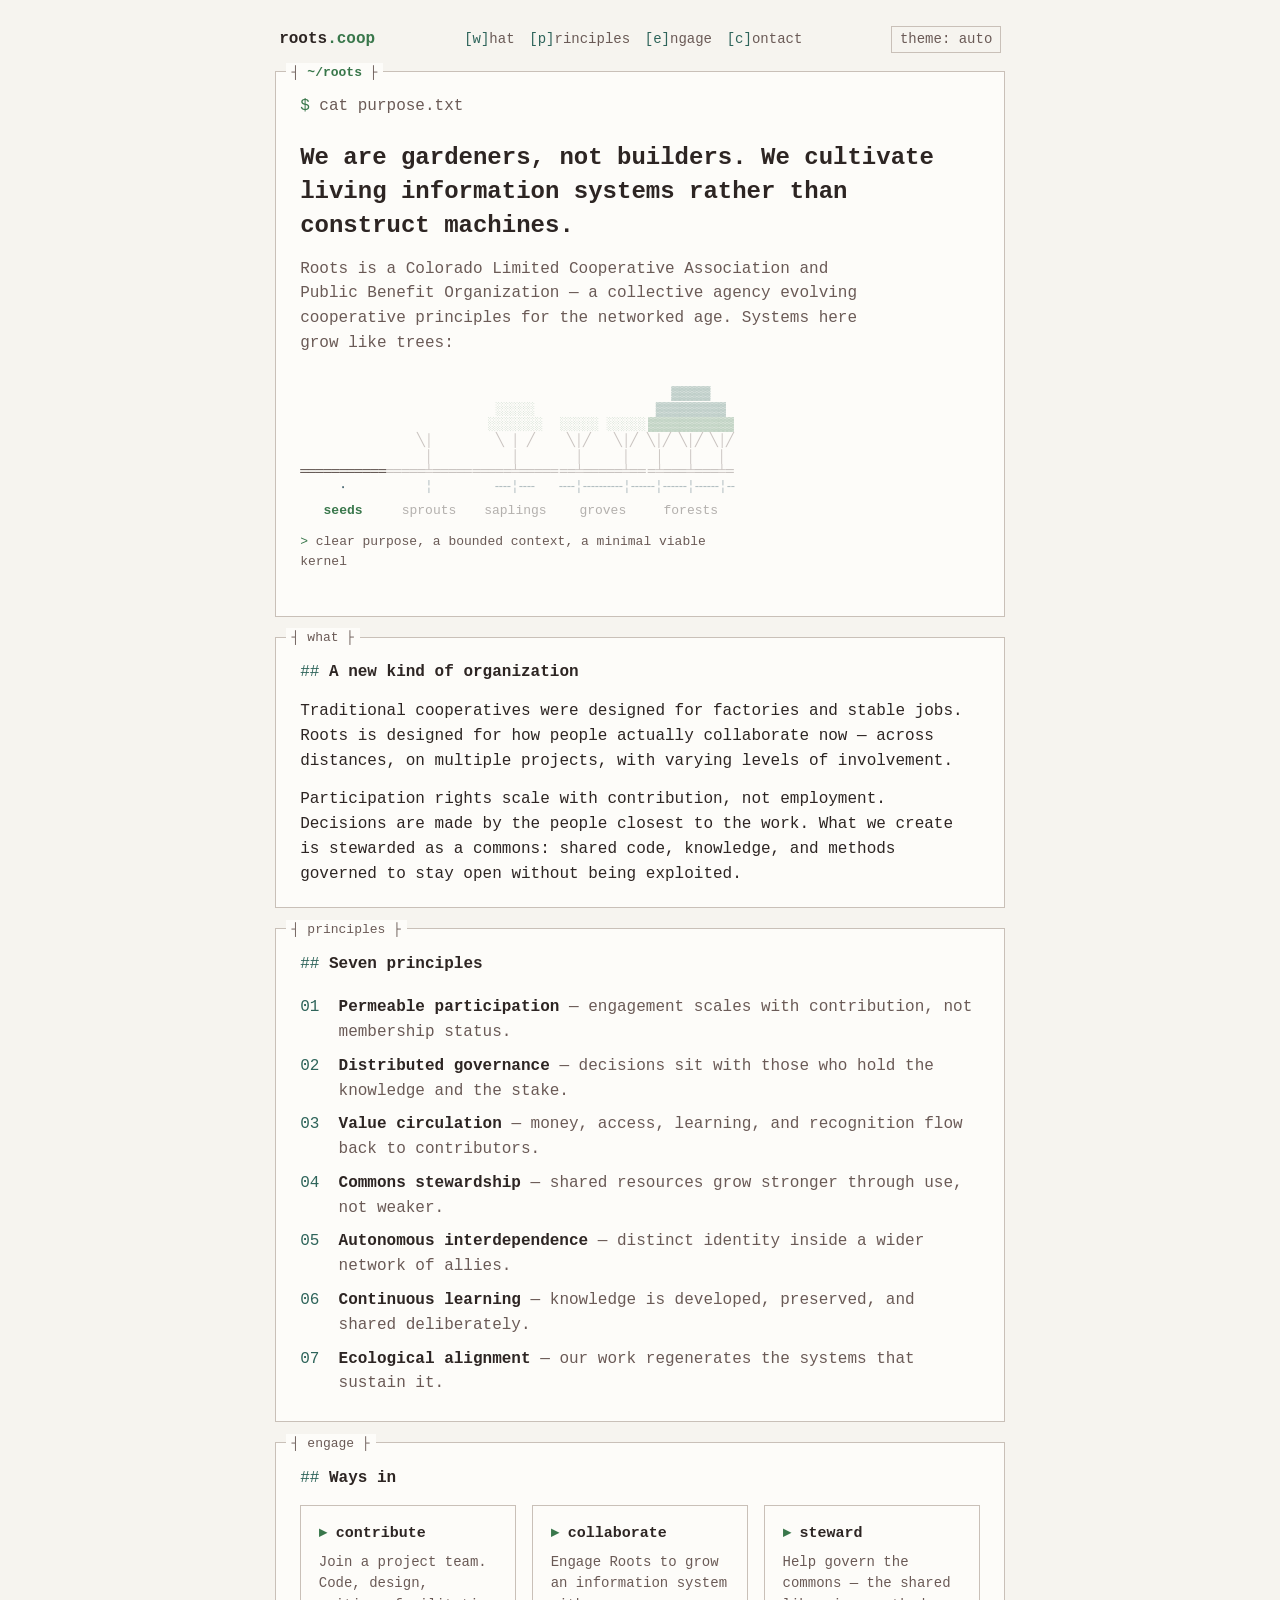
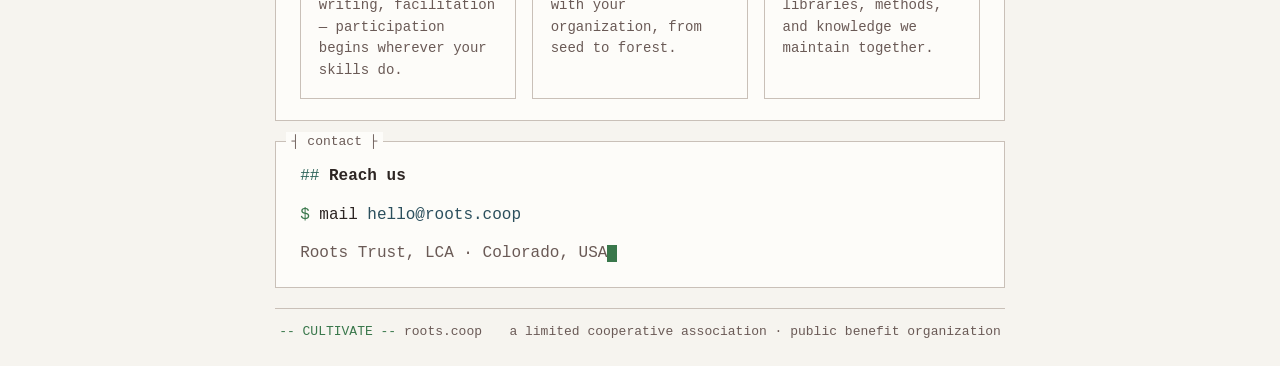
<file: index.html>
<!DOCTYPE html>
<html lang="en">
<head>
<meta charset="UTF-8">
<meta name="viewport" content="width=device-width, initial-scale=1.0">
<title>roots.coop — a collective agency</title>
<style>
  /* ── Tokens ─────────────────────────────────────────── */
  :root {
    --green: #47975e;
    --green-dark: #39774b;
    --seafoam: #3b7f71;
    --seafoam-dark: #2e645a;
    --blue: #376476;
    --blue-dark: #2b4f5d;
    --dirt: #4c3f3c;
    --dirt-dark: #3c322f;
    --dirt-darker: #2d2523;

    --bg: #f6f4ef;
    --bg-pane: #fdfcf9;
    --ink: #2d2523;
    --ink-soft: #6a5a56;
    --border: #c9c0b8;
    --border-strong: #4c3f3c;
    --accent: var(--green-dark);
    --accent-2: var(--seafoam-dark);
    --accent-3: var(--blue-dark);
    --sel-bg: #47975e;
    --sel-ink: #fdfcf9;
  }
  :root:not([data-theme="light"]) { color-scheme: light dark; }
  @media (prefers-color-scheme: dark) {
    :root:not([data-theme="light"]) {
      --bg: #201b19;
      --bg-pane: #2d2523;
      --ink: #e7e0d8;
      --ink-soft: #a99a93;
      --border: #55463f;
      --border-strong: #8c7a76;
      --accent: #8ac99e;
      --accent-2: #7db9ab;
      --accent-3: #70a1b1;
      --sel-bg: #47975e;
      --sel-ink: #f6f4ef;
    }
  }
  :root[data-theme="dark"] {
    --bg: #201b19;
    --bg-pane: #2d2523;
    --ink: #e7e0d8;
    --ink-soft: #a99a93;
    --border: #55463f;
    --border-strong: #8c7a76;
    --accent: #8ac99e;
    --accent-2: #7db9ab;
    --accent-3: #70a1b1;
    --sel-bg: #47975e;
    --sel-ink: #f6f4ef;
  }

  /* ── Base ───────────────────────────────────────────── */
  * { box-sizing: border-box; margin: 0; padding: 0; }
  html { font-size: 16px; }
  body {
    background: var(--bg);
    color: var(--ink);
    font-family: "IBM Plex Mono", "SF Mono", "Cascadia Mono", Consolas, ui-monospace, monospace;
    line-height: 1.55;
    padding: 1.25rem;
    min-height: 100vh;
  }
  ::selection { background: var(--sel-bg); color: var(--sel-ink); }
  a { color: var(--accent-3); text-decoration: none; }
  a:hover, a:focus-visible { background: var(--sel-bg); color: var(--sel-ink); outline: none; }
  a:focus-visible { outline: 1px dashed var(--accent); outline-offset: 2px; }

  .frame { max-width: 76ch; margin: 0 auto; }

  /* ── Panes: box-drawing via borders + corner glyphs ─── */
  .pane {
    border: 1px solid var(--border);
    background: var(--bg-pane);
    position: relative;
    margin-bottom: 1.25rem;
  }
  .pane-title {
    position: absolute;
    top: -0.72em;
    left: 1.25ch;
    background: var(--bg-pane);
    padding: 0 0.75ch;
    font-size: 0.8125rem;
    color: var(--ink-soft);
  }
  .pane-title b { color: var(--accent); font-weight: 600; }
  .pane-body { padding: 1.4rem 1.5rem 1.3rem; }

  /* ── Top bar ────────────────────────────────────────── */
  .topbar {
    display: flex;
    align-items: baseline;
    justify-content: space-between;
    gap: 1rem;
    flex-wrap: wrap;
    padding: 0.4rem 0.25rem 1.1rem;
  }
  .brand { font-weight: 600; }
  .brand .tld { color: var(--accent); }
  nav { display: flex; gap: 1.75ch; flex-wrap: wrap; font-size: 0.875rem; }
  nav a { color: var(--ink-soft); }
  nav a .key { color: var(--accent-2); }
  .theme-btn {
    font: inherit;
    font-size: 0.875rem;
    background: none;
    border: 1px solid var(--border);
    color: var(--ink-soft);
    padding: 0.1rem 0.9ch;
    cursor: pointer;
  }
  .theme-btn:hover { border-color: var(--accent); color: var(--accent); }
  .theme-btn:focus-visible { outline: 1px dashed var(--accent); outline-offset: 2px; }

  /* ── Hero ───────────────────────────────────────────── */
  .hero h1 {
    font-size: clamp(1.15rem, 3.4vw, 1.5rem);
    font-weight: 600;
    line-height: 1.4;
    margin-bottom: 0.9rem;
    max-width: 52ch;
  }
  .hero p { color: var(--ink-soft); max-width: 58ch; margin-bottom: 1.4rem; }
  .prompt { color: var(--accent); }

  .stages {
    display: flex;
    align-items: flex-end;
    overflow-x: auto;
    padding: 0.5rem 0 0;
    font-size: 0.8125rem;
  }
  .stage {
    font: inherit;
    background: none;
    border: none;
    color: inherit;
    text-align: center;
    padding: 0;
    cursor: pointer;
    opacity: 1;
    transition: opacity 0.35s ease;
  }
  .stage:focus-visible { outline: 1px dashed var(--accent); outline-offset: 2px; }
  .stages.cycling .stage:not(.active) { opacity: 0.35; }
  .stage pre {
    font: inherit;
    line-height: 1.2;
    margin: 0;
    white-space: pre;
  }
  .stage .f { color: var(--accent); }          /* foliage */
  .stage .c { color: var(--accent-2); }        /* dense canopy */
  .stage .t { color: var(--ink-soft); }        /* trunks and branches */
  .stage .g { color: var(--border-strong); }   /* ground line */
  .stage .r { color: var(--accent-3); }        /* roots / mycorrhizae */
  .stage .name {
    display: block;
    padding-top: 0.35rem;
    color: var(--ink);
  }
  .stage.active .name { color: var(--accent); font-weight: 600; }
  .stage-caption {
    min-height: 2.6em;
    padding-top: 0.7rem;
    font-size: 0.8125rem;
    color: var(--ink-soft);
    max-width: 58ch;
  }
  .stage-caption .prompt { color: var(--accent); }

  /* ── Sections ───────────────────────────────────────── */
  h2 { font-size: 1rem; font-weight: 600; margin-bottom: 0.9rem; }
  h2::before { content: "## "; color: var(--accent-2); font-weight: 400; }
  .pane-body p + p { margin-top: 0.85rem; }
  .muted { color: var(--ink-soft); }

  .ls { list-style: none; }
  .ls li { padding: 0.28rem 0; display: grid; grid-template-columns: 3ch 1fr; gap: 1ch; }
  .ls .n { color: var(--accent-2); }
  .ls b { font-weight: 600; }
  .ls .d { color: var(--ink-soft); }

  .tiers { display: grid; grid-template-columns: repeat(3, 1fr); gap: 1rem; }
  .tier { border: 1px solid var(--border); padding: 1rem 1.1rem; }
  .tier h3 { font-size: 0.9375rem; font-weight: 600; margin-bottom: 0.4rem; }
  .tier h3::before { content: "▸ "; color: var(--accent); }
  .tier p { font-size: 0.875rem; color: var(--ink-soft); }
  @media (max-width: 640px) { .tiers { grid-template-columns: 1fr; } }

  .statusline {
    display: flex;
    justify-content: space-between;
    gap: 1rem;
    flex-wrap: wrap;
    font-size: 0.8125rem;
    color: var(--ink-soft);
    border-top: 1px solid var(--border);
    padding: 0.8rem 0.25rem 0.25rem;
  }
  .statusline .mode { color: var(--accent); }

  .cursor {
    display: inline-block;
    width: 1ch; height: 1.1em;
    background: var(--accent);
    vertical-align: text-bottom;
    animation: blink 1.1s steps(1) infinite;
  }
  @keyframes blink { 50% { opacity: 0; } }
  @media (prefers-reduced-motion: reduce) { .cursor { animation: none; } }
</style>
</head>
<body>
<div class="frame">

  <header class="topbar">
    <div class="brand">roots<span class="tld">.coop</span></div>
    <nav aria-label="Site">
      <a href="#what"><span class="key">[w]</span>hat</a>
      <a href="#principles"><span class="key">[p]</span>rinciples</a>
      <a href="#engage"><span class="key">[e]</span>ngage</a>
      <a href="#contact"><span class="key">[c]</span>ontact</a>
    </nav>
    <button class="theme-btn" id="themeBtn" aria-label="Toggle color theme">theme: auto</button>
  </header>

  <section class="pane hero">
    <span class="pane-title">┤ <b>~/roots</b> ├</span>
    <div class="pane-body">
      <p class="muted"><span class="prompt">$</span> cat purpose.txt</p>
      <h1>We are gardeners, not builders. We cultivate living information systems rather than construct machines.</h1>
      <p>Roots is a Colorado Limited Cooperative Association and Public Benefit Organization — a collective agency evolving cooperative principles for the networked age. Systems here grow like trees:</p>
      <div class="stages cycling" id="stages" aria-label="Growth stages: seeds, sprouts, saplings, groves, forests">
        <button class="stage active" data-caption="clear purpose, a bounded context, a minimal viable kernel"><pre><span class="g">═══════════</span>
<span class="r">     ∙     </span></pre><span class="name">seeds</span></button>
        <button class="stage" data-caption="simple working systems, shipped in small releases, learning from feedback"><pre><span class="t">    ╲│     </span>
<span class="t">     │     </span>
<span class="g">═════</span><span class="t">╧</span><span class="g">═════</span>
<span class="r">     ╎     </span></pre><span class="name">sprouts</span></button>
        <button class="stage" data-caption="maturing structure — architecture, testing, resilience"><pre><span class="f">   ░░░░░   </span>
<span class="f">  ░░░░░░░  </span>
<span class="t">   ╲ │ ╱   </span>
<span class="t">     │     </span>
<span class="g">═════</span><span class="t">╧</span><span class="g">═════</span>
<span class="r">   ╌╌╎╌╌   </span></pre><span class="name">saplings</span></button>
        <button class="stage" data-caption="connected systems sharing data and coordinating work"><pre><span class="f">░░░░░ ░░░░░</span>
<span class="t"> ╲│╱   ╲│╱ </span>
<span class="t">  │     │  </span>
<span class="g">══</span><span class="t">╧</span><span class="g">═════</span><span class="t">╧</span><span class="g">══</span>
<span class="r">╌╌╎╌╌╌╌╌╎╌╌</span></pre><span class="name">groves</span></button>
        <button class="stage" data-caption="self-sustaining ecosystems — governance, health, renewal"><pre><span class="c">   ▓▓▓▓▓   </span>
<span class="c"> ▓▓▓▓▓▓▓▓▓ </span>
<span class="f">▓▓▓▓▓▓▓▓▓▓▓</span>
<span class="t">╲│╱ ╲│╱ ╲│╱</span>
<span class="t"> │   │   │ </span>
<span class="g">═</span><span class="t">╧</span><span class="g">═══</span><span class="t">╧</span><span class="g">═══</span><span class="t">╧</span><span class="g">═</span>
<span class="r">╌╎╌╌╌╎╌╌╌╎╌</span></pre><span class="name">forests</span></button>
      </div>
      <p class="stage-caption" id="stageCaption" aria-live="polite"><span class="prompt">&gt;</span> clear purpose, a bounded context, a minimal viable kernel</p>
    </div>
  </section>

  <section class="pane" id="what">
    <span class="pane-title">┤ what ├</span>
    <div class="pane-body">
      <h2>A new kind of organization</h2>
      <p>Traditional cooperatives were designed for factories and stable jobs. Roots is designed for how people actually collaborate now — across distances, on multiple projects, with varying levels of involvement.</p>
      <p>Participation rights scale with contribution, not employment. Decisions are made by the people closest to the work. What we create is stewarded as a commons: shared code, knowledge, and methods governed to stay open without being exploited.</p>
    </div>
  </section>

  <section class="pane" id="principles">
    <span class="pane-title">┤ principles ├</span>
    <div class="pane-body">
      <h2>Seven principles</h2>
      <ul class="ls">
        <li><span class="n">01</span><span><b>Permeable participation</b> <span class="d">— engagement scales with contribution, not membership status.</span></span></li>
        <li><span class="n">02</span><span><b>Distributed governance</b> <span class="d">— decisions sit with those who hold the knowledge and the stake.</span></span></li>
        <li><span class="n">03</span><span><b>Value circulation</b> <span class="d">— money, access, learning, and recognition flow back to contributors.</span></span></li>
        <li><span class="n">04</span><span><b>Commons stewardship</b> <span class="d">— shared resources grow stronger through use, not weaker.</span></span></li>
        <li><span class="n">05</span><span><b>Autonomous interdependence</b> <span class="d">— distinct identity inside a wider network of allies.</span></span></li>
        <li><span class="n">06</span><span><b>Continuous learning</b> <span class="d">— knowledge is developed, preserved, and shared deliberately.</span></span></li>
        <li><span class="n">07</span><span><b>Ecological alignment</b> <span class="d">— our work regenerates the systems that sustain it.</span></span></li>
      </ul>
    </div>
  </section>

  <section class="pane" id="engage">
    <span class="pane-title">┤ engage ├</span>
    <div class="pane-body">
      <h2>Ways in</h2>
      <div class="tiers">
        <div class="tier">
          <h3>contribute</h3>
          <p>Join a project team. Code, design, writing, facilitation — participation begins wherever your skills do.</p>
        </div>
        <div class="tier">
          <h3>collaborate</h3>
          <p>Engage Roots to grow an information system with your organization, from seed to forest.</p>
        </div>
        <div class="tier">
          <h3>steward</h3>
          <p>Help govern the commons — the shared libraries, methods, and knowledge we maintain together.</p>
        </div>
      </div>
    </div>
  </section>

  <section class="pane" id="contact">
    <span class="pane-title">┤ contact ├</span>
    <div class="pane-body">
      <h2>Reach us</h2>
      <p><span class="prompt">$</span> mail <a href="mailto:hello@roots.coop">hello@roots.coop</a></p>
      <p class="muted">Roots Trust, LCA · Colorado, USA<span class="cursor" aria-hidden="true"></span></p>
    </div>
  </section>

  <footer class="statusline">
    <span><span class="mode">-- CULTIVATE --</span> roots.coop</span>
    <span>a limited cooperative association · public benefit organization</span>
  </footer>

</div>

<script>
  // Theme: auto → light → dark → auto
  const btn = document.getElementById('themeBtn');
  const modes = ['auto', 'light', 'dark'];
  let i = 0;
  btn.addEventListener('click', () => {
    i = (i + 1) % modes.length;
    const m = modes[i];
    if (m === 'auto') document.documentElement.removeAttribute('data-theme');
    else document.documentElement.setAttribute('data-theme', m);
    btn.textContent = 'theme: ' + m;
  });

  // Growth-stage strip: gentle auto-cycle until the user takes over
  const strip = document.getElementById('stages');
  const stages = [...strip.querySelectorAll('.stage')];
  const caption = document.getElementById('stageCaption');
  let idx = 0, timer = null;
  const reduced = matchMedia('(prefers-reduced-motion: reduce)').matches;

  function setStage(n) {
    idx = n;
    stages.forEach((s, j) => s.classList.toggle('active', j === n));
    caption.innerHTML = '<span class="prompt">&gt;</span> ' + stages[n].dataset.caption;
  }
  function stopCycle() {
    if (timer) { clearInterval(timer); timer = null; }
  }
  stages.forEach((s, j) => {
    s.addEventListener('click', () => { stopCycle(); setStage(j); });
    s.addEventListener('mouseenter', () => { stopCycle(); setStage(j); });
    s.addEventListener('focus', () => { stopCycle(); setStage(j); });
  });
  if (!reduced) {
    timer = setInterval(() => {
      if (idx < stages.length - 1) setStage(idx + 1);
      else { stopCycle(); strip.classList.remove('cycling'); }
    }, 2200);
  } else {
    strip.classList.remove('cycling');
  }

  // Keyboard nav, TUI-style
  const keys = { w: '#what', p: '#principles', e: '#engage', c: '#contact' };
  document.addEventListener('keydown', (ev) => {
    if (ev.target.tagName === 'INPUT' || ev.target.tagName === 'TEXTAREA') return;
    const t = keys[ev.key];
    if (t) document.querySelector(t).scrollIntoView({ behavior: 'smooth' });
  });
</script>
</body>
</html>
</file>
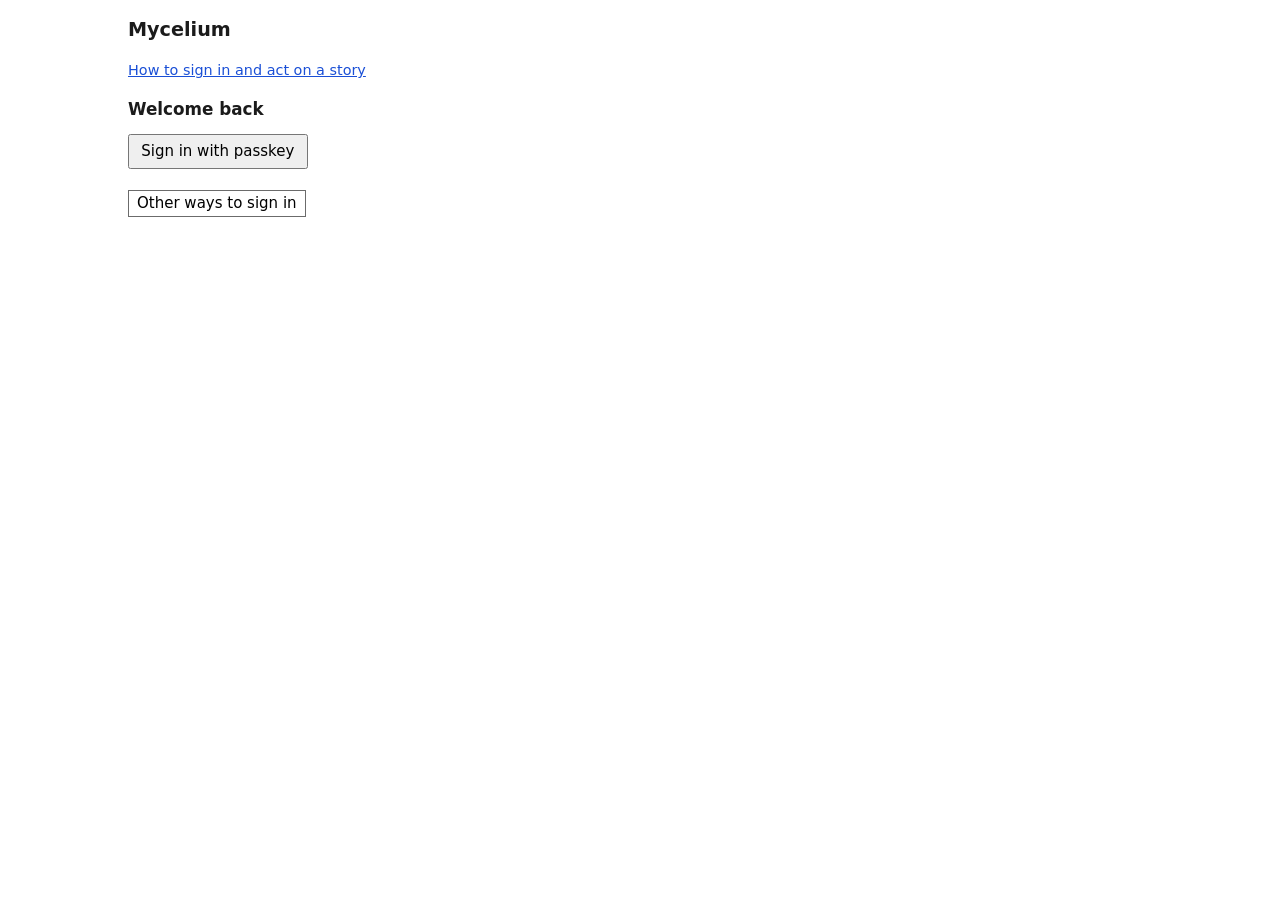
<file: app/index.html>
<!doctype html>
<html lang="en">
<head>
<meta charset="utf-8">
<meta name="viewport" content="width=device-width, initial-scale=1">
<meta http-equiv="Content-Security-Policy" content="default-src 'self'; connect-src wss: ws://127.0.0.1:* ws://localhost:* https://mycelium.roots.coop http://127.0.0.1:* http://localhost:*; img-src 'self'; style-src 'self'; script-src 'self'; base-uri 'none'; form-action 'none'">
<title>Mycelium</title>
<link rel="icon" href="./favicon.svg" type="image/svg+xml">
<link rel="stylesheet" href="./app.css">
</head>
<body>
<h1>Mycelium</h1>
<p class="note"><a href="./guide.html" data-testid="guide-link">How to sign in and act on a story</a></p>
<main id="root"><p>Loading...</p></main>
<noscript>This app needs JavaScript.</noscript>
<script type="module" src="./app.js"></script>
</body>
</html>
</file>
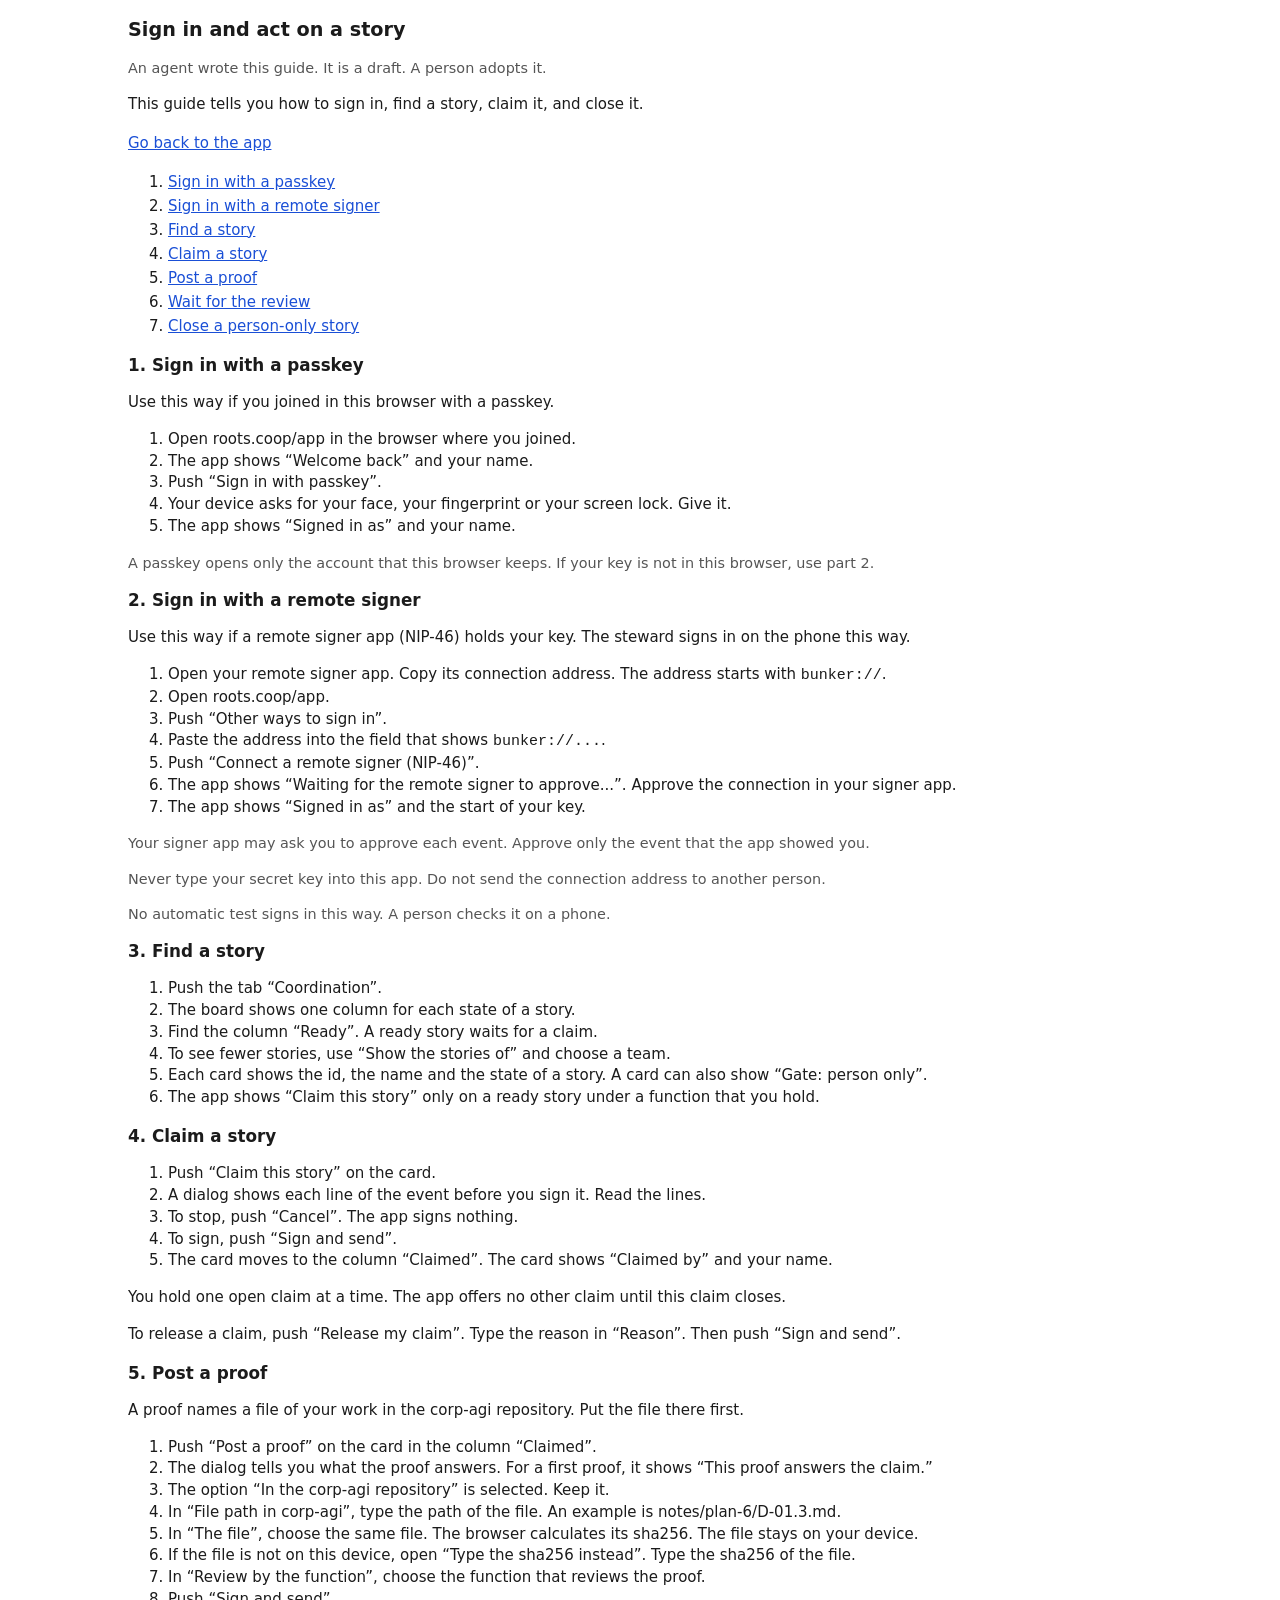
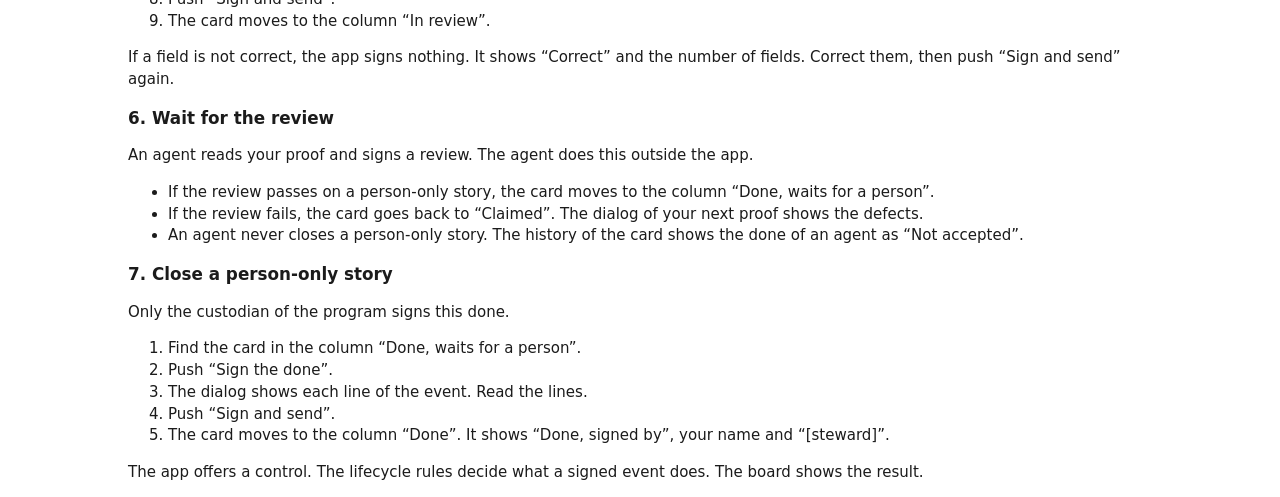
<file: app/guide.html>
<!doctype html>
<html lang="en">
<head>
<meta charset="utf-8">
<meta name="viewport" content="width=device-width, initial-scale=1">
<meta http-equiv="Content-Security-Policy" content="default-src 'none'; img-src 'self'; style-src 'self'; base-uri 'none'; form-action 'none'">
<title>Mycelium: sign in and act on a story</title>
<link rel="icon" href="./favicon.svg" type="image/svg+xml">
<link rel="stylesheet" href="./app.css">
</head>
<body>
<!-- Plan 6 batch P6-14, milestone M1, the H-LAM/T Training row of plan 6 section 2. Written by the
     Technical Writer in ASD-STE100 style, with the words of team/WORDS.md. Provenance: agent.
     test/guide.test.ts checks every sentence (20 words or fewer) and every quoted word of the app;
     e2e/person.e2e.ts checks each section marked data-e2e="person" against the screens it drives. -->
<main id="guide">
<h1>Sign in and act on a story</h1>
<p class="note" data-testid="guide-provenance">An agent wrote this guide. It is a draft. A person adopts it.</p>
<p>This guide tells you how to sign in, find a story, claim it, and close it.</p>
<p><a href="./">Go back to the app</a></p>

<nav aria-label="Parts of this guide">
<ol>
<li><a href="#passkey">Sign in with a passkey</a></li>
<li><a href="#remote">Sign in with a remote signer</a></li>
<li><a href="#find">Find a story</a></li>
<li><a href="#claim">Claim a story</a></li>
<li><a href="#proof">Post a proof</a></li>
<li><a href="#review">Wait for the review</a></li>
<li><a href="#done">Close a person-only story</a></li>
</ol>
</nav>

<section id="passkey" data-e2e="person" aria-labelledby="passkey-h">
<h2 id="passkey-h">1. Sign in with a passkey</h2>
<p>Use this way if you joined in this browser with a passkey.</p>
<ol>
<li>Open roots.coop/app in the browser where you joined.</li>
<li>The app shows <q>Welcome back</q> and your name.</li>
<li>Push <q>Sign in with passkey</q>.</li>
<li>Your device asks for your face, your fingerprint or your screen lock. Give it.</li>
<li>The app shows <q>Signed in as</q> and your name.</li>
</ol>
<p class="note">A passkey opens only the account that this browser keeps. If your key is not in this browser, use part 2.</p>
</section>

<section id="remote" data-e2e="none" aria-labelledby="remote-h">
<h2 id="remote-h">2. Sign in with a remote signer</h2>
<p>Use this way if a remote signer app (NIP-46) holds your key. The steward signs in on the phone this way.</p>
<ol>
<li>Open your remote signer app. Copy its connection address. The address starts with <code>bunker://</code>.</li>
<li>Open roots.coop/app.</li>
<li>Push <q>Other ways to sign in</q>.</li>
<li>Paste the address into the field that shows <code>bunker://...</code>.</li>
<li>Push <q>Connect a remote signer (NIP-46)</q>.</li>
<li>The app shows <q>Waiting for the remote signer to approve...</q>. Approve the connection in your signer app.</li>
<li>The app shows <q>Signed in as</q> and the start of your key.</li>
</ol>
<p class="note">Your signer app may ask you to approve each event. Approve only the event that the app showed you.</p>
<p class="note">Never type your secret key into this app. Do not send the connection address to another person.</p>
<p class="note">No automatic test signs in this way. A person checks it on a phone.</p>
</section>

<section id="find" data-e2e="person" aria-labelledby="find-h">
<h2 id="find-h">3. Find a story</h2>
<ol>
<li>Push the tab <q>Coordination</q>.</li>
<li>The board shows one column for each state of a story.</li>
<li>Find the column <q>Ready</q>. A ready story waits for a claim.</li>
<li>To see fewer stories, use <q>Show the stories of</q> and choose a team.</li>
<li>Each card shows the id, the name and the state of a story. A card can also show <q>Gate: person only</q>.</li>
<li>The app shows <q>Claim this story</q> only on a ready story under a function that you hold.</li>
</ol>
</section>

<section id="claim" data-e2e="person" aria-labelledby="claim-h">
<h2 id="claim-h">4. Claim a story</h2>
<ol>
<li>Push <q>Claim this story</q> on the card.</li>
<li>A dialog shows each line of the event before you sign it. Read the lines.</li>
<li>To stop, push <q>Cancel</q>. The app signs nothing.</li>
<li>To sign, push <q>Sign and send</q>.</li>
<li>The card moves to the column <q>Claimed</q>. The card shows <q>Claimed by</q> and your name.</li>
</ol>
<p>You hold one open claim at a time. The app offers no other claim until this claim closes.</p>
<p data-e2e="none">To release a claim, push <q>Release my claim</q>. Type the reason in <q>Reason</q>. Then push <q>Sign and send</q>.</p>
</section>

<section id="proof" data-e2e="person" aria-labelledby="proof-h">
<h2 id="proof-h">5. Post a proof</h2>
<p>A proof names a file of your work in the corp-agi repository. Put the file there first.</p>
<ol>
<li>Push <q>Post a proof</q> on the card in the column <q>Claimed</q>.</li>
<li>The dialog tells you what the proof answers. For a first proof, it shows <q>This proof answers the claim.</q></li>
<li>The option <q>In the corp-agi repository</q> is selected. Keep it.</li>
<li>In <q>File path in corp-agi</q>, type the path of the file. An example is notes/plan-6/D-01.3.md.</li>
<li>In <q>The file</q>, choose the same file. The browser calculates its sha256. The file stays on your device.</li>
<li>If the file is not on this device, open <q>Type the sha256 instead</q>. Type the sha256 of the file.</li>
<li>In <q>Review by the function</q>, choose the function that reviews the proof.</li>
<li>Push <q>Sign and send</q>.</li>
<li>The card moves to the column <q>In review</q>.</li>
</ol>
<p>If a field is not correct, the app signs nothing. It shows <q>Correct</q> and the number of fields. Correct them, then push <q>Sign and send</q> again.</p>
</section>

<section id="review" data-e2e="person" aria-labelledby="review-h">
<h2 id="review-h">6. Wait for the review</h2>
<p>An agent reads your proof and signs a review. The agent does this outside the app.</p>
<ul>
<li>If the review passes on a person-only story, the card moves to the column <q>Done, waits for a person</q>.</li>
<li>If the review fails, the card goes back to <q>Claimed</q>. The dialog of your next proof shows the defects.</li>
<li>An agent never closes a person-only story. The history of the card shows the done of an agent as <q>Not accepted</q>.</li>
</ul>
</section>

<section id="done" data-e2e="person" aria-labelledby="done-h">
<h2 id="done-h">7. Close a person-only story</h2>
<p>Only the custodian of the program signs this done.</p>
<ol>
<li>Find the card in the column <q>Done, waits for a person</q>.</li>
<li>Push <q>Sign the done</q>.</li>
<li>The dialog shows each line of the event. Read the lines.</li>
<li>Push <q>Sign and send</q>.</li>
<li>The card moves to the column <q>Done</q>. It shows <q>Done, signed by</q>, your name and <q>[steward]</q>.</li>
</ol>
<p>The app offers a control. The lifecycle rules decide what a signed event does. The board shows the result.</p>
</section>
</main>
</body>
</html>
</file>
<file: app/app.css>
body { font: 15px/1.45 system-ui, sans-serif; margin: 0 auto; max-width: 64rem; padding: 0 1rem; color: #1b1b1b; }
h1 { font-size: 1.2rem; margin: 1rem 0 0.5rem; }
h2 { font-size: 1.05rem; margin: 0 0 0.5rem; }
button { font: inherit; padding: 0.3rem 0.7rem; margin: 0.2rem 0.3rem 0.2rem 0; cursor: pointer; }
button.quiet { background: none; border: 1px solid #6b6b6b; padding: 0.1rem 0.5rem; }
button[disabled] { cursor: not-allowed; opacity: 0.55; }
input, textarea { font: inherit; padding: 0.3rem; }
#signin > div { margin: 0.6rem 0; }
.note { color: #555; font-size: 0.9rem; }
.tabs { border-bottom: 1px solid #ccc; margin-bottom: 0.8rem; }
.tabs button { border: none; background: none; border-bottom: 2px solid transparent; }
.tabs button.on { border-bottom-color: #1b1b1b; font-weight: 600; }
.chat { display: grid; grid-template-columns: 14rem 1fr; gap: 1rem; }
.channels { list-style: none; padding: 0; margin: 0; }
.channels button { background: none; border: none; text-align: left; width: 100%; }
.messages, .thread { list-style: none; padding: 0; }
.thread { margin-left: 1.5rem; border-left: 2px solid #ddd; padding-left: 0.6rem; }
.messages li { margin: 0.5rem 0; }
.who { font-weight: 600; }
time { color: #6b6b6b; font-size: 0.8rem; }
.text { white-space: pre-wrap; overflow-wrap: anywhere; }
.reactions { color: #555; font-size: 0.85rem; }
.composer textarea { width: 100%; box-sizing: border-box; }
@media (max-width: 40rem) { .chat { grid-template-columns: 1fr; } }
.tree, .tree ul { list-style: none; padding-left: 1.2rem; }
.tree li { margin: 0.25rem 0; }
.gate { color: #8a1c1c; font-weight: 600; }
/* P6-6: the board, the structure view and the proof, as notes/plan-6/views-spec.md section 4 gives
   them. Each colour pair has its contrast ratio there: #1b1b1b on #ffffff 17.22:1, #555555 7.46:1,
   #8a1c1c 9.28:1, #6b6b6b 5.33:1, focus #1a4fd6 6.7:1. */
h3 { font-size: 1rem; margin: 0.25rem 0 0.5rem; }
h3.inline { display: inline; font-size: 1rem; margin: 0; }
h4 { font-size: 0.95rem; margin: 0.25rem 0; }
a { color: #1a4fd6; }
a, button, select, summary { min-height: 1.5rem; min-width: 1.5rem; }
li > a, p > a:only-child { display: inline-block; min-height: 1.5rem; line-height: 1.5rem; }
a:focus-visible, button:focus-visible, select:focus-visible, summary:focus-visible, [tabindex]:focus-visible { outline: 3px solid #1a4fd6; outline-offset: 2px; }
select { font: inherit; padding: 0.2rem 0.5rem; border: 1px solid #6b6b6b; background: #ffffff; color: #1b1b1b; }
summary { cursor: pointer; }
.filter { margin: 0.5rem 0; }
.jump ul { list-style: none; padding: 0; margin: 0.25rem 0 0.75rem; display: flex; flex-wrap: wrap; gap: 0.25rem 0.9rem; }
.board { display: flex; gap: 0.75rem; flex-wrap: wrap; align-items: flex-start; }
.column { flex: 1 1 14rem; min-width: 0; border: 1px solid #6b6b6b; padding: 0.25rem 0.5rem; }
.column.person { border-left: 6px solid #8a1c1c; }
.cards { list-style: none; padding: 0; margin: 0; }
.card { border-top: 1px solid #6b6b6b; padding: 0.4rem 0; overflow-wrap: anywhere; }
.card p { margin: 0.2rem 0; }
.card[hidden] { display: none; }
.state { font-weight: 600; }
.history ol { padding-left: 1.2rem; margin: 0.25rem 0; }
.tree li { overflow-wrap: anywhere; }
.proof-region { border: 1px solid #6b6b6b; padding: 0.5rem; margin: 0.5rem 0 1rem; overflow-wrap: anywhere; }
.proof-text { max-height: 12rem; overflow: auto; border: 1px solid #6b6b6b; padding: 0.5rem; white-space: pre-wrap; background: #ffffff; }
@media (max-width: 40rem) { .board { display: block; } .column { margin-bottom: 0.75rem; } }
</file>
